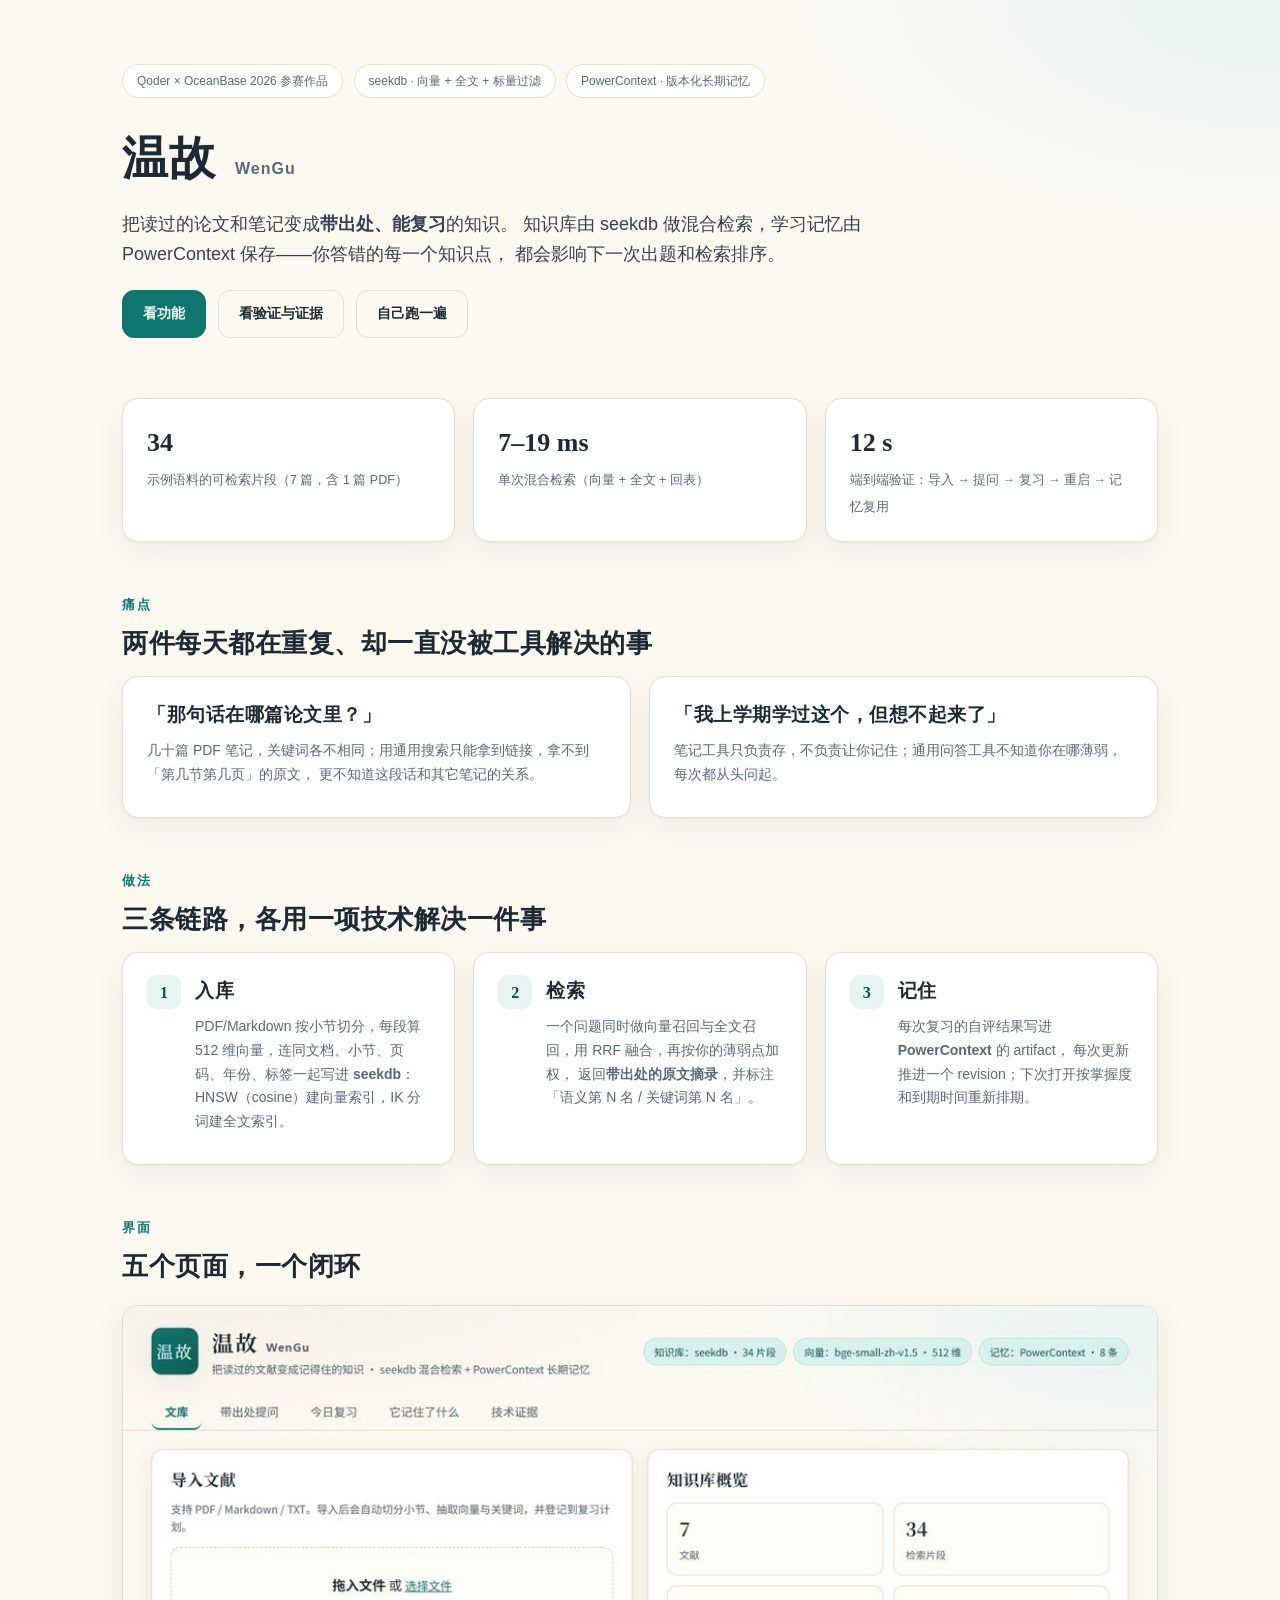
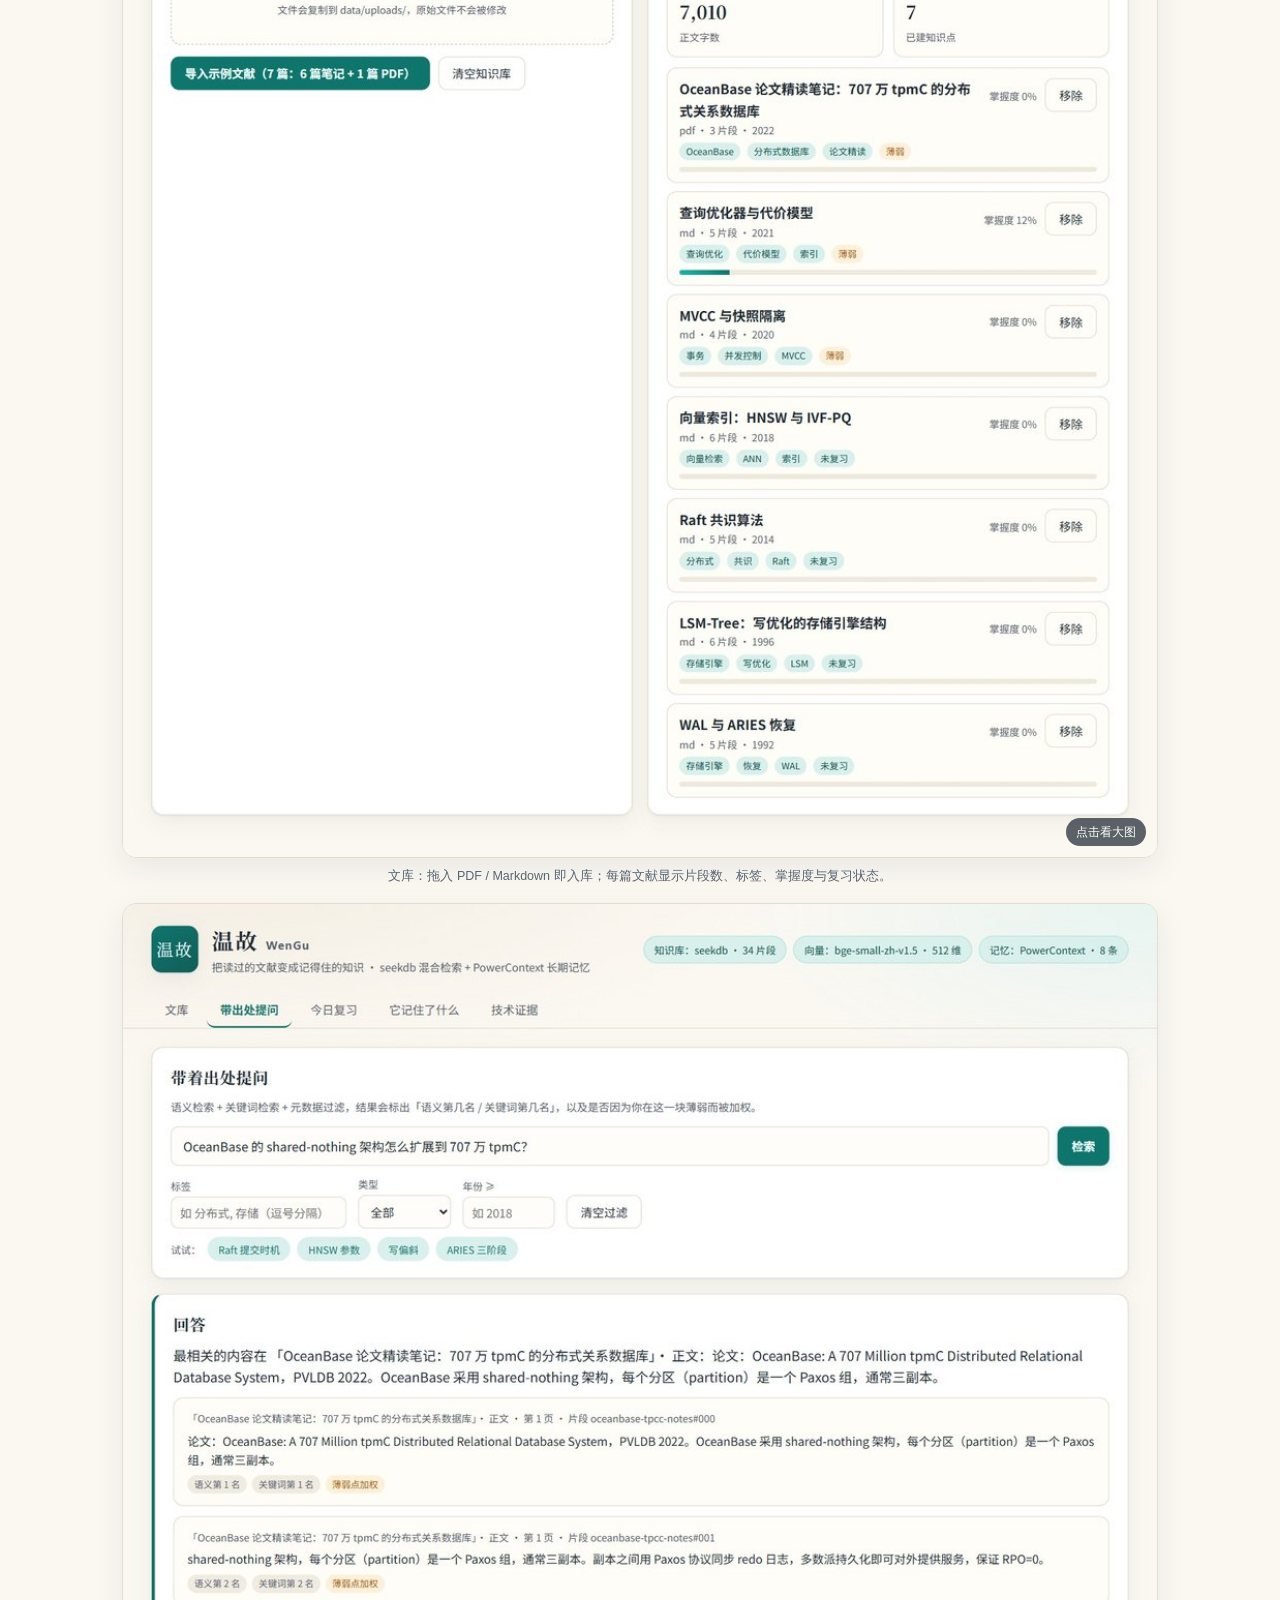
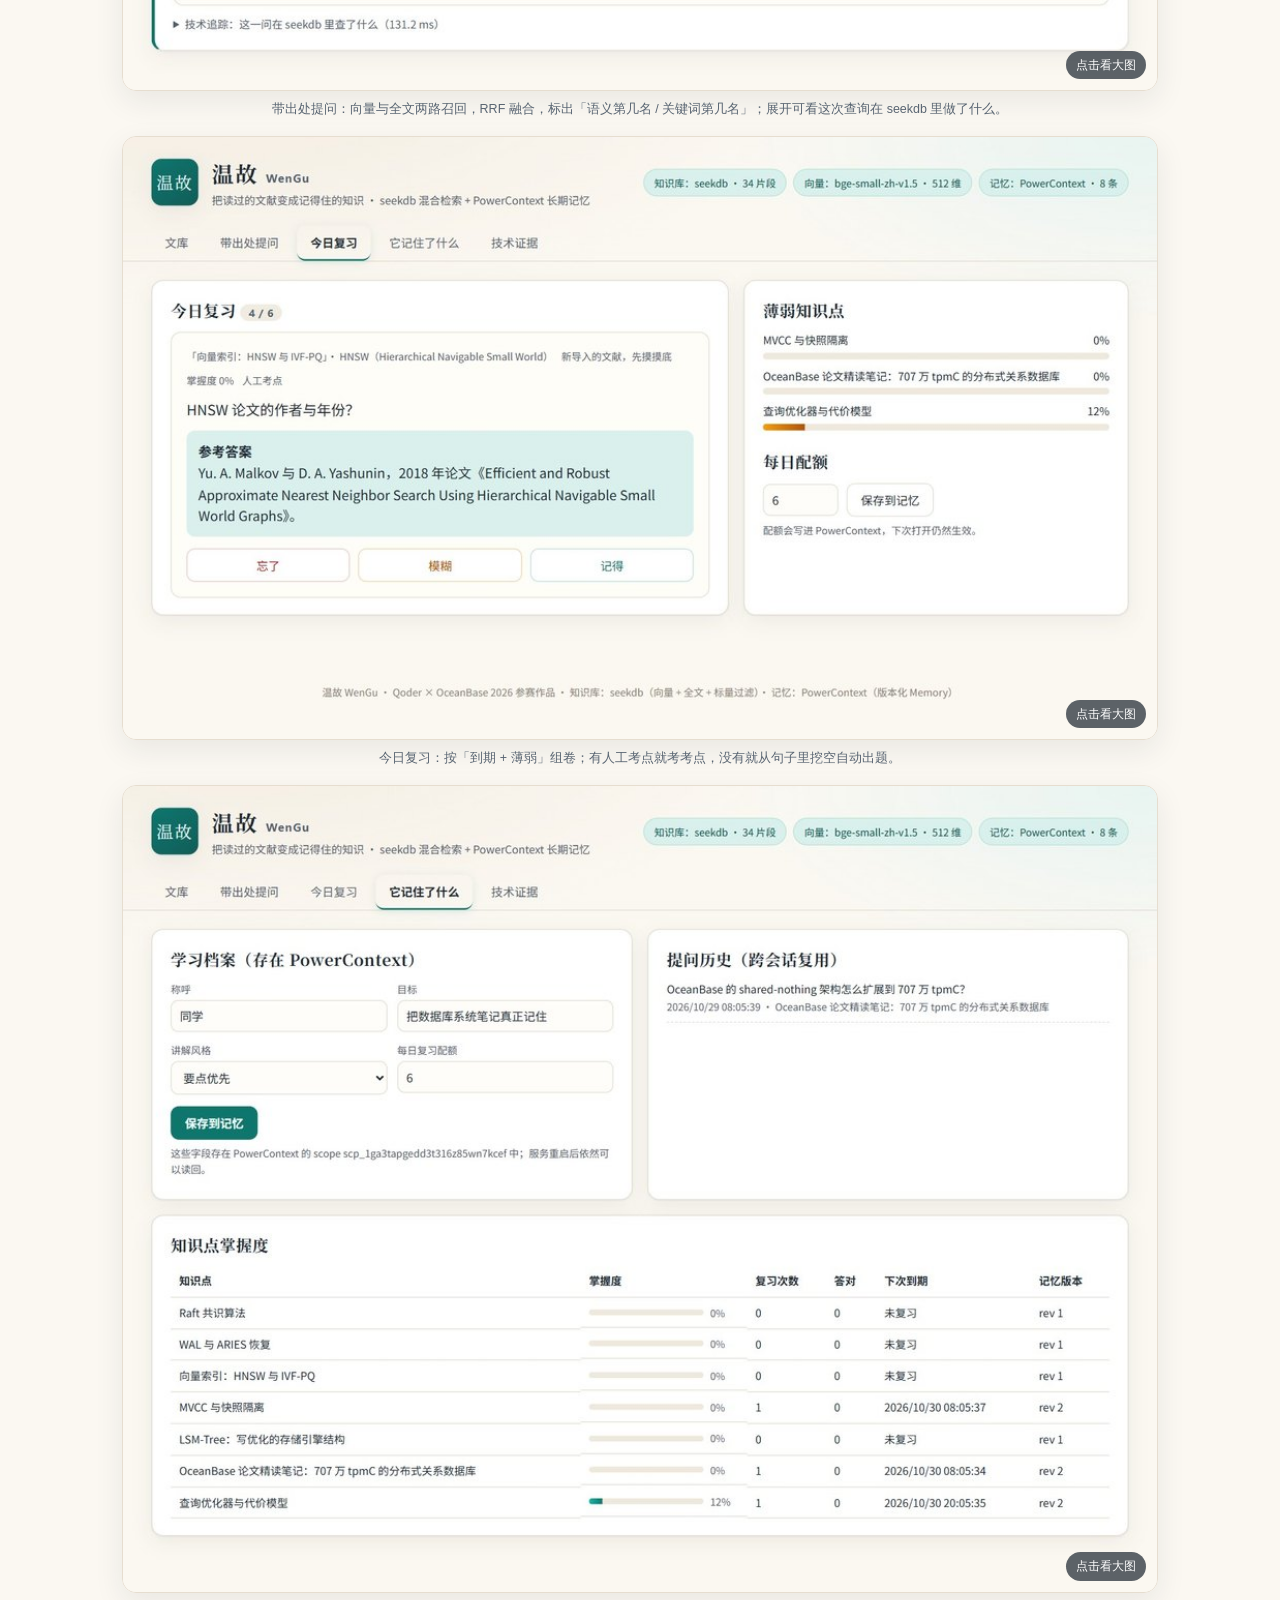
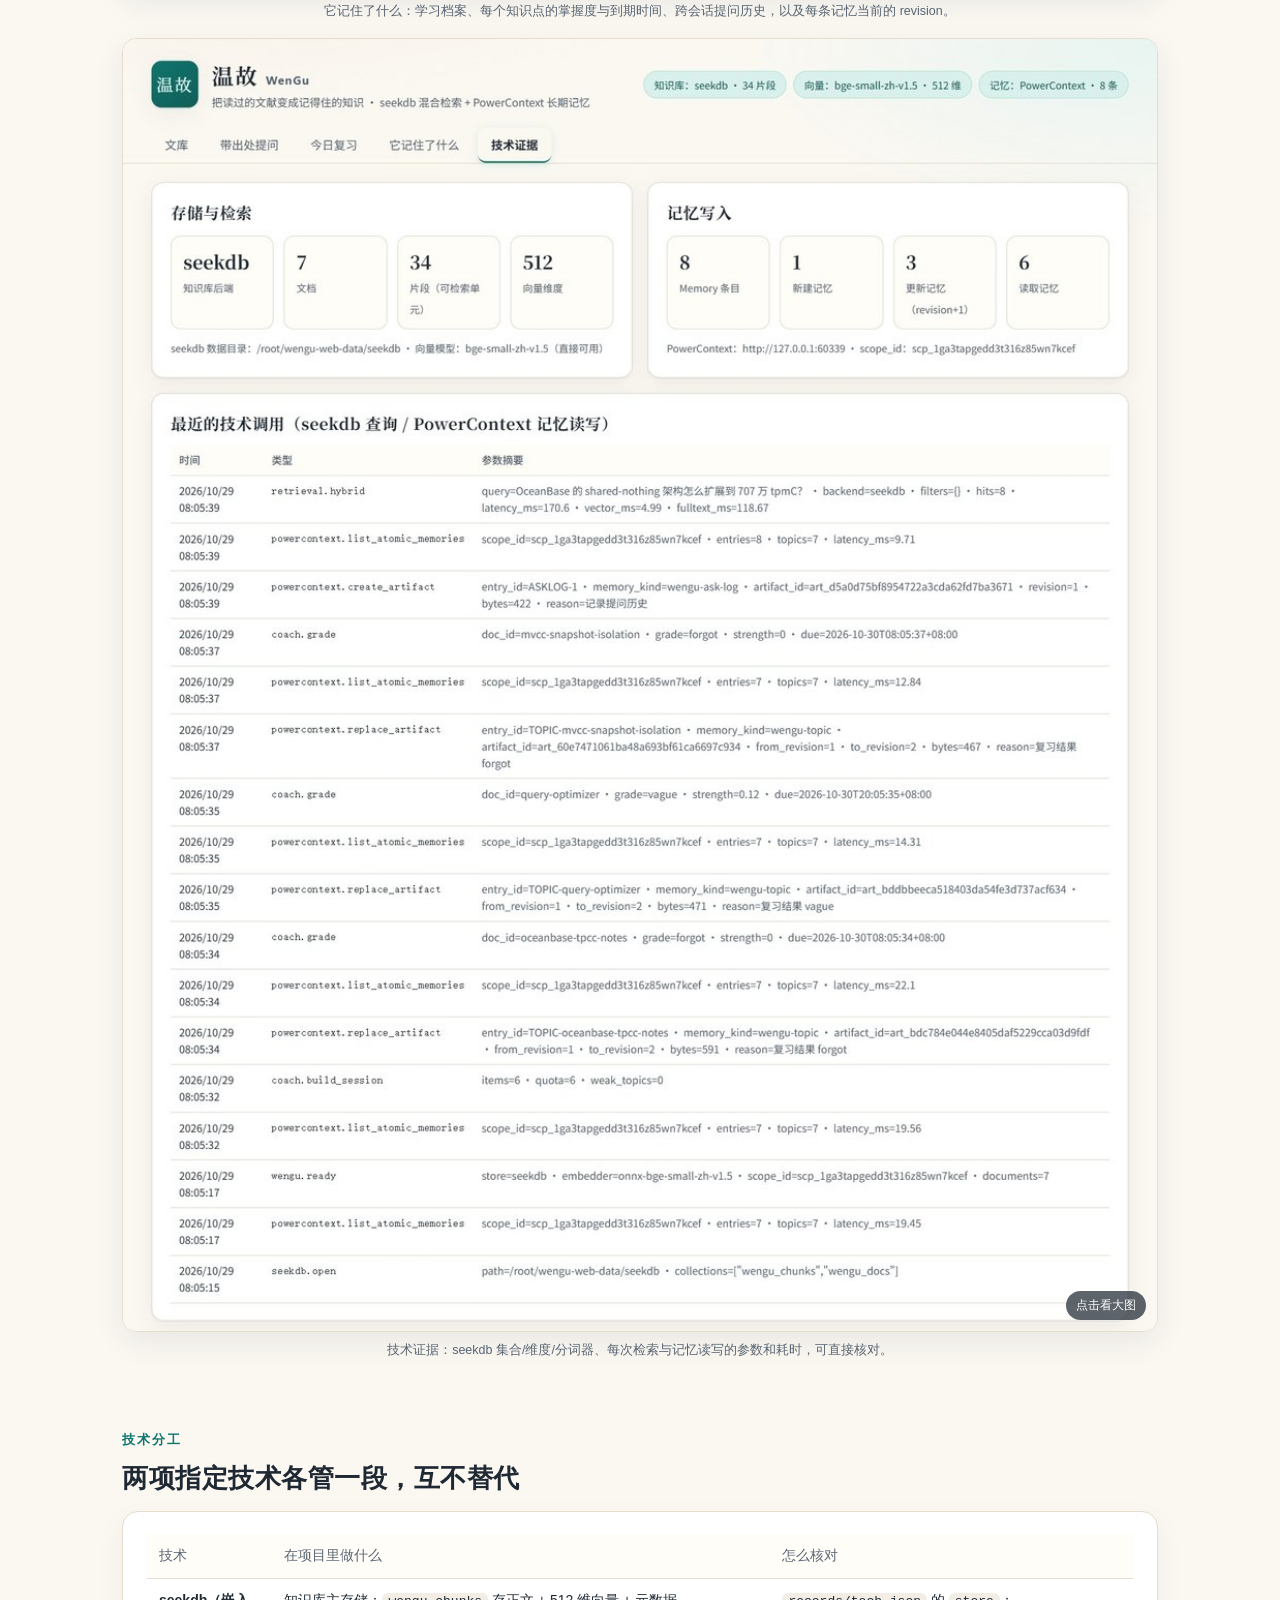
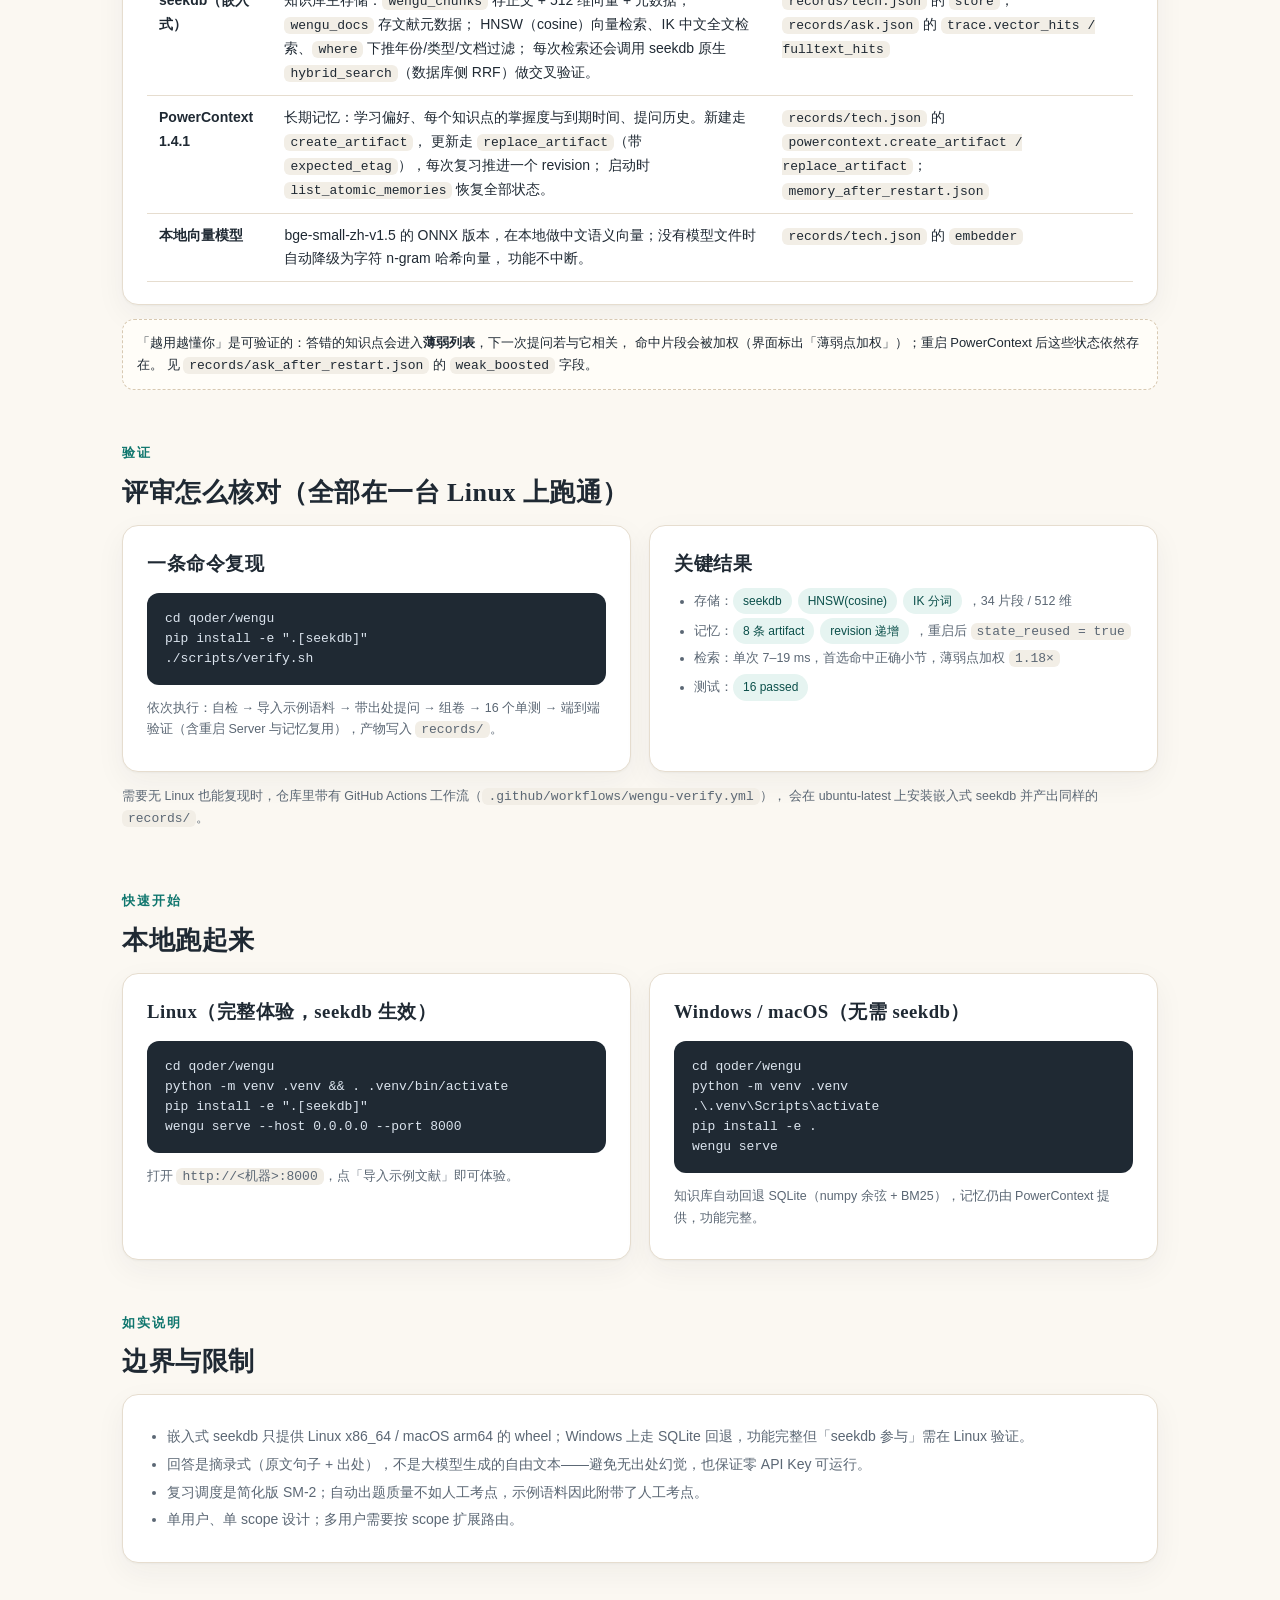
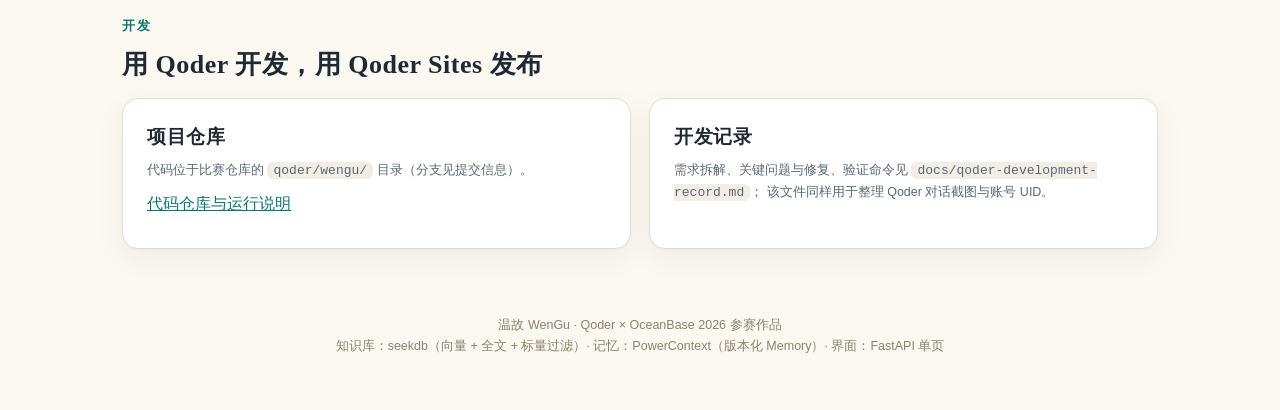
<file: qoder/wengu/website/index.html>
<!DOCTYPE html>
<html lang="zh-CN">
<head>
<meta charset="utf-8" />
<meta name="viewport" content="width=device-width, initial-scale=1" />
<title>温故 WenGu · 文献混合检索 + 越用越懂的复习教练</title>
<meta name="description" content="温故 WenGu：用 seekdb 做文献混合检索，用 PowerContext 记住你的薄弱点与复习进度，把读过的文献变成记得住的知识。" />
<style>
:root{
  --ink:#1f2933; --ink-soft:#5b6774; --paper:#fbf8f2; --card:#fff; --line:#e6ddcf;
  --accent:#0f766e; --accent-2:#14b8a6; --soft:#e6f4f1; --warn:#b45309; --warn-soft:#fdf1dc;
}
*{box-sizing:border-box}
body{margin:0;color:var(--ink);background:
  radial-gradient(1100px 520px at 8% -8%, #f4ede1 0%, transparent 60%),
  radial-gradient(900px 420px at 100% 0%, #e8f4f1 0%, transparent 55%), var(--paper);
  font-family:"Noto Sans SC","PingFang SC","Microsoft YaHei",-apple-system,sans-serif;line-height:1.7}
h1,h2,h3{font-family:"Noto Serif SC","Songti SC","SimSun",serif;letter-spacing:.5px;margin:0}
a{color:var(--accent)}
.wrap{max-width:1080px;margin:0 auto;padding:0 22px}
header.hero{padding:64px 0 34px}
.badge{display:inline-flex;gap:8px;align-items:center;background:#fff;border:1px solid var(--line);
  border-radius:999px;padding:6px 14px;font-size:12px;color:var(--ink-soft);margin:0 6px 8px 0}
.hero h1{font-size:46px;margin:14px 0 6px}
.hero h1 small{font-size:16px;color:var(--ink-soft);font-family:sans-serif;letter-spacing:1px;margin-left:8px}
.hero p.lead{font-size:18px;color:#374151;max-width:760px;margin:10px 0}
.hero .cta{margin-top:20px;display:flex;gap:12px;flex-wrap:wrap}
.btn{display:inline-block;padding:11px 20px;border-radius:12px;text-decoration:none;font-weight:600;font-size:14px;
  background:var(--accent);color:#f0fdfa;border:1px solid var(--accent)}
.btn.ghost{background:transparent;color:var(--ink);border-color:var(--line)}
section{padding:26px 0}
.card{background:var(--card);border:1px solid var(--line);border-radius:16px;padding:22px 24px;
  box-shadow:0 1px 2px rgba(31,41,51,.04),0 10px 30px rgba(31,41,51,.05)}
.grid{display:grid;gap:18px}
.g2{grid-template-columns:repeat(2,minmax(0,1fr))}
.g3{grid-template-columns:repeat(3,minmax(0,1fr))}
.g4{grid-template-columns:repeat(4,minmax(0,1fr))}
@media(max-width:860px){.g2,.g3,.g4{grid-template-columns:1fr}}
.kicker{color:var(--accent);font-size:13px;letter-spacing:2px;font-weight:600;margin-bottom:6px}
h2{font-size:26px;margin-bottom:10px}
p{margin:8px 0}
.muted{color:var(--ink-soft);font-size:14px}
.small{font-size:12.5px}
figure{margin:16px 0}
figure img{width:100%;height:auto;border-radius:14px;border:1px solid var(--line);box-shadow:0 10px 30px rgba(31,41,51,.08);display:block}

figure a{display:block;position:relative}
figure a::after{content:"点击看大图";position:absolute;right:12px;bottom:12px;background:rgba(31,41,51,.72);color:#fff;font-size:12px;padding:4px 10px;border-radius:999px}
figcaption{font-size:12.5px;color:var(--ink-soft);margin-top:8px;text-align:center}
.step{display:flex;gap:14px;align-items:flex-start}
.step .n{flex:0 0 34px;height:34px;border-radius:10px;background:var(--soft);color:#0b4f4a;
  display:grid;place-items:center;font-weight:700;font-family:"Noto Serif SC",serif}
table{width:100%;border-collapse:collapse;font-size:14px}
th,td{text-align:left;padding:10px 12px;border-bottom:1px solid var(--line);vertical-align:top}
th{color:var(--ink-soft);font-weight:500;background:#fffdf8}
code,pre{font-family:ui-monospace,SFMono-Regular,Menlo,Consolas,monospace;font-size:13px}
pre{background:#1f2933;color:#dbe4ee;padding:16px 18px;border-radius:12px;overflow:auto;line-height:1.55}
code{background:#f2eee6;padding:1px 6px;border-radius:6px}
pre code{background:transparent;padding:0;color:inherit}
.pill{display:inline-block;font-size:12px;background:var(--soft);color:#0b4f4a;border-radius:999px;padding:3px 10px;margin-right:6px}
.pill.warn{background:var(--warn-soft);color:var(--warn)}
.metric b{display:block;font-size:26px;font-family:"Noto Serif SC",serif}
.metric span{color:var(--ink-soft);font-size:12.5px}
footer{padding:40px 0 56px;color:#8b8272;font-size:12.5px;text-align:center}
.note{background:#fffdf8;border:1px dashed #d8c9b2;border-radius:12px;padding:12px 14px;font-size:13px}
ul{margin:8px 0 8px 20px;padding:0}
li{margin:4px 0}
</style>
</head>
<body>

<header class="hero">
  <div class="wrap">
    <span class="badge">Qoder × OceanBase 2026 参赛作品</span>
    <span class="badge">seekdb · 向量 + 全文 + 标量过滤</span>
    <span class="badge">PowerContext · 版本化长期记忆</span>
    <h1>温故 <small>WenGu</small></h1>
    <p class="lead">
      把读过的论文和笔记变成<strong>带出处、能复习</strong>的知识。
      知识库由 seekdb 做混合检索，学习记忆由 PowerContext 保存——你答错的每一个知识点，
      都会影响下一次出题和检索排序。
    </p>
    <div class="cta">
      <a class="btn" href="#features">看功能</a>
      <a class="btn ghost" href="#verify">看验证与证据</a>
      <a class="btn ghost" href="#start">自己跑一遍</a>
    </div>
  </div>
</header>

<section>
  <div class="wrap">
    <div class="grid g3">
      <div class="card metric"><b>34</b><span>示例语料的可检索片段（7 篇，含 1 篇 PDF）</span></div>
      <div class="card metric"><b>7–19 ms</b><span>单次混合检索（向量 + 全文 + 回表）</span></div>
      <div class="card metric"><b>12 s</b><span>端到端验证：导入 → 提问 → 复习 → 重启 → 记忆复用</span></div>
    </div>
  </div>
</section>

<section id="problem">
  <div class="wrap">
    <div class="kicker">痛点</div>
    <h2>两件每天都在重复、却一直没被工具解决的事</h2>
    <div class="grid g2">
      <div class="card">
        <h3>「那句话在哪篇论文里？」</h3>
        <p class="muted">几十篇 PDF 笔记，关键词各不相同；用通用搜索只能拿到链接，拿不到「第几节第几页」的原文，
        更不知道这段话和其它笔记的关系。</p>
      </div>
      <div class="card">
        <h3>「我上学期学过这个，但想不起来了」</h3>
        <p class="muted">笔记工具只负责存，不负责让你记住；通用问答工具不知道你在哪薄弱，
        每次都从头问起。</p>
      </div>
    </div>
  </div>
</section>

<section id="solution">
  <div class="wrap">
    <div class="kicker">做法</div>
    <h2>三条链路，各用一项技术解决一件事</h2>
    <div class="grid g3">
      <div class="card">
        <div class="step"><div class="n">1</div><div>
          <h3>入库</h3>
          <p class="muted">PDF/Markdown 按小节切分，每段算 512 维向量，连同文档、小节、页码、年份、标签一起写进
          <strong>seekdb</strong>：HNSW（cosine）建向量索引，IK 分词建全文索引。</p>
        </div></div>
      </div>
      <div class="card">
        <div class="step"><div class="n">2</div><div>
          <h3>检索</h3>
          <p class="muted">一个问题同时做向量召回与全文召回，用 RRF 融合，再按你的薄弱点加权，
          返回<strong>带出处的原文摘录</strong>，并标注「语义第 N 名 / 关键词第 N 名」。</p>
        </div></div>
      </div>
      <div class="card">
        <div class="step"><div class="n">3</div><div>
          <h3>记住</h3>
          <p class="muted">每次复习的自评结果写进 <strong>PowerContext</strong> 的 artifact，
          每次更新推进一个 revision；下次打开按掌握度和到期时间重新排期。</p>
        </div></div>
      </div>
    </div>
  </div>
</section>

<section id="features">
  <div class="wrap">
    <div class="kicker">界面</div>
    <h2>五个页面，一个闭环</h2>

    <figure>
      <a href="assets/library.jpeg" target="_blank" rel="noopener">
        <img src="assets/library-card.jpg" width="1000" height="1113" alt="文库页面：导入文献、知识库统计与掌握度" />
      </a>
      <figcaption>文库：拖入 PDF / Markdown 即入库；每篇文献显示片段数、标签、掌握度与复习状态。</figcaption>
    </figure>

    <figure>
      <a href="assets/ask.jpeg" target="_blank" rel="noopener">
        <img src="assets/ask-card.jpg" width="1000" height="760" alt="带出处提问：混合检索结果与出处" />
      </a>
      <figcaption>带出处提问：向量与全文两路召回，RRF 融合，标出「语义第几名 / 关键词第几名」；展开可看这次查询在 seekdb 里做了什么。</figcaption>
    </figure>

    <figure>
      <a href="assets/review.jpeg" target="_blank" rel="noopener">
        <img src="assets/review-card.jpg" width="1000" height="582" alt="今日复习：自动出题与自评" />
      </a>
      <figcaption>今日复习：按「到期 + 薄弱」组卷；有人工考点就考考点，没有就从句子里挖空自动出题。</figcaption>
    </figure>

    <figure>
      <a href="assets/memory.jpeg" target="_blank" rel="noopener">
        <img src="assets/memory-card.jpg" width="1000" height="779" alt="它记住了什么：学习档案与知识点掌握度" />
      </a>
      <figcaption>它记住了什么：学习档案、每个知识点的掌握度与到期时间、跨会话提问历史，以及每条记忆当前的 revision。</figcaption>
    </figure>

    <figure>
      <a href="assets/tech.jpeg" target="_blank" rel="noopener">
        <img src="assets/tech-card.jpg" width="1000" height="1249" alt="技术证据：seekdb 查询与 PowerContext 记忆读写" />
      </a>
      <figcaption>技术证据：seekdb 集合/维度/分词器、每次检索与记忆读写的参数和耗时，可直接核对。</figcaption>
    </figure>
  </div>
</section>

<section id="tech">
  <div class="wrap">
    <div class="kicker">技术分工</div>
    <h2>两项指定技术各管一段，互不替代</h2>
    <div class="card">
      <table>
        <thead><tr><th>技术</th><th>在项目里做什么</th><th>怎么核对</th></tr></thead>
        <tbody>
          <tr>
            <td><strong>seekdb（嵌入式）</strong></td>
            <td>知识库主存储：<code>wengu_chunks</code> 存正文 + 512 维向量 + 元数据，<code>wengu_docs</code> 存文献元数据；
                HNSW（cosine）向量检索、IK 中文全文检索、<code>where</code> 下推年份/类型/文档过滤；
                每次检索还会调用 seekdb 原生 <code>hybrid_search</code>（数据库侧 RRF）做交叉验证。</td>
            <td><code>records/tech.json</code> 的 <code>store</code>；<code>records/ask.json</code> 的
                <code>trace.vector_hits / fulltext_hits</code></td>
          </tr>
          <tr>
            <td><strong>PowerContext 1.4.1</strong></td>
            <td>长期记忆：学习偏好、每个知识点的掌握度与到期时间、提问历史。新建走 <code>create_artifact</code>，
                更新走 <code>replace_artifact</code>（带 <code>expected_etag</code>），每次复习推进一个 revision；
                启动时 <code>list_atomic_memories</code> 恢复全部状态。</td>
            <td><code>records/tech.json</code> 的 <code>powercontext.create_artifact / replace_artifact</code>；
                <code>memory_after_restart.json</code></td>
          </tr>
          <tr>
            <td><strong>本地向量模型</strong></td>
            <td>bge-small-zh-v1.5 的 ONNX 版本，在本地做中文语义向量；没有模型文件时自动降级为字符 n-gram 哈希向量，
                功能不中断。</td>
            <td><code>records/tech.json</code> 的 <code>embedder</code></td>
          </tr>
        </tbody>
      </table>
    </div>
    <div class="note" style="margin-top:14px">
      「越用越懂你」是可验证的：答错的知识点会进入<strong>薄弱列表</strong>，下一次提问若与它相关，
      命中片段会被加权（界面标出「薄弱点加权」）；重启 PowerContext 后这些状态依然存在。
      见 <code>records/ask_after_restart.json</code> 的 <code>weak_boosted</code> 字段。
    </div>
  </div>
</section>

<section id="verify">
  <div class="wrap">
    <div class="kicker">验证</div>
    <h2>评审怎么核对（全部在一台 Linux 上跑通）</h2>
    <div class="grid g2">
      <div class="card">
        <h3>一条命令复现</h3>
        <pre><code>cd qoder/wengu
pip install -e ".[seekdb]"
./scripts/verify.sh</code></pre>
        <p class="muted small">依次执行：自检 → 导入示例语料 → 带出处提问 → 组卷 → 16 个单测 →
        端到端验证（含重启 Server 与记忆复用），产物写入 <code>records/</code>。</p>
      </div>
      <div class="card">
        <h3>关键结果</h3>
        <ul class="muted small">
          <li>存储：<span class="pill">seekdb</span><span class="pill">HNSW(cosine)</span><span class="pill">IK 分词</span>，34 片段 / 512 维</li>
          <li>记忆：<span class="pill">8 条 artifact</span><span class="pill">revision 递增</span>，重启后 <code>state_reused = true</code></li>
          <li>检索：单次 7–19 ms，首选命中正确小节，薄弱点加权 <code>1.18×</code></li>
          <li>测试：<span class="pill">16 passed</span></li>
        </ul>
      </div>
    </div>
    <p class="muted small" style="margin-top:14px">
      需要无 Linux 也能复现时，仓库里带有 GitHub Actions 工作流（<code>.github/workflows/wengu-verify.yml</code>），
      会在 ubuntu-latest 上安装嵌入式 seekdb 并产出同样的 <code>records/</code>。
    </p>
  </div>
</section>

<section id="start">
  <div class="wrap">
    <div class="kicker">快速开始</div>
    <h2>本地跑起来</h2>
    <div class="grid g2">
      <div class="card">
        <h3>Linux（完整体验，seekdb 生效）</h3>
        <pre><code>cd qoder/wengu
python -m venv .venv &amp;&amp; . .venv/bin/activate
pip install -e ".[seekdb]"
wengu serve --host 0.0.0.0 --port 8000</code></pre>
        <p class="muted small">打开 <code>http://&lt;机器&gt;:8000</code>，点「导入示例文献」即可体验。</p>
      </div>
      <div class="card">
        <h3>Windows / macOS（无需 seekdb）</h3>
        <pre><code>cd qoder/wengu
python -m venv .venv
.\.venv\Scripts\activate
pip install -e .
wengu serve</code></pre>
        <p class="muted small">知识库自动回退 SQLite（numpy 余弦 + BM25），记忆仍由 PowerContext 提供，功能完整。</p>
      </div>
    </div>
  </div>
</section>

<section id="limits">
  <div class="wrap">
    <div class="kicker">如实说明</div>
    <h2>边界与限制</h2>
    <div class="card">
      <ul class="muted">
        <li>嵌入式 seekdb 只提供 Linux x86_64 / macOS arm64 的 wheel；Windows 上走 SQLite 回退，功能完整但「seekdb 参与」需在 Linux 验证。</li>
        <li>回答是摘录式（原文句子 + 出处），不是大模型生成的自由文本——避免无出处幻觉，也保证零 API Key 可运行。</li>
        <li>复习调度是简化版 SM-2；自动出题质量不如人工考点，示例语料因此附带了人工考点。</li>
        <li>单用户、单 scope 设计；多用户需要按 scope 扩展路由。</li>
      </ul>
    </div>
  </div>
</section>

<section id="dev">
  <div class="wrap">
    <div class="kicker">开发</div>
    <h2>用 Qoder 开发，用 Qoder Sites 发布</h2>
    <div class="grid g2">
      <div class="card">
        <h3>项目仓库</h3>
        <p class="muted small">代码位于比赛仓库的 <code>qoder/wengu/</code> 目录（分支见提交信息）。</p>
        <p><a id="repo-link" href="#">代码仓库与运行说明</a></p>
      </div>
      <div class="card">
        <h3>开发记录</h3>
        <p class="muted small">需求拆解、关键问题与修复、验证命令见 <code>docs/qoder-development-record.md</code>；
        该文件同样用于整理 Qoder 对话截图与账号 UID。</p>
      </div>
    </div>
  </div>
</section>

<footer>
  <div class="wrap">
    温故 WenGu · Qoder × OceanBase 2026 参赛作品<br/>
    知识库：seekdb（向量 + 全文 + 标量过滤）· 记忆：PowerContext（版本化 Memory）· 界面：FastAPI 单页
  </div>
</footer>

<script>
// 发布前把下面的地址换成真实仓库地址（可带上分支），例如：
// https://github.com/<你的账号>/powercontext/tree/main/qoder/wengu
const REPO_URL = "https://github.com/gegedda/powercontext-fork/tree/qoder/wengu/qoder/wengu";
const link = document.getElementById("repo-link");
link.href = REPO_URL;
</script>
</body>
</html>
</file>
